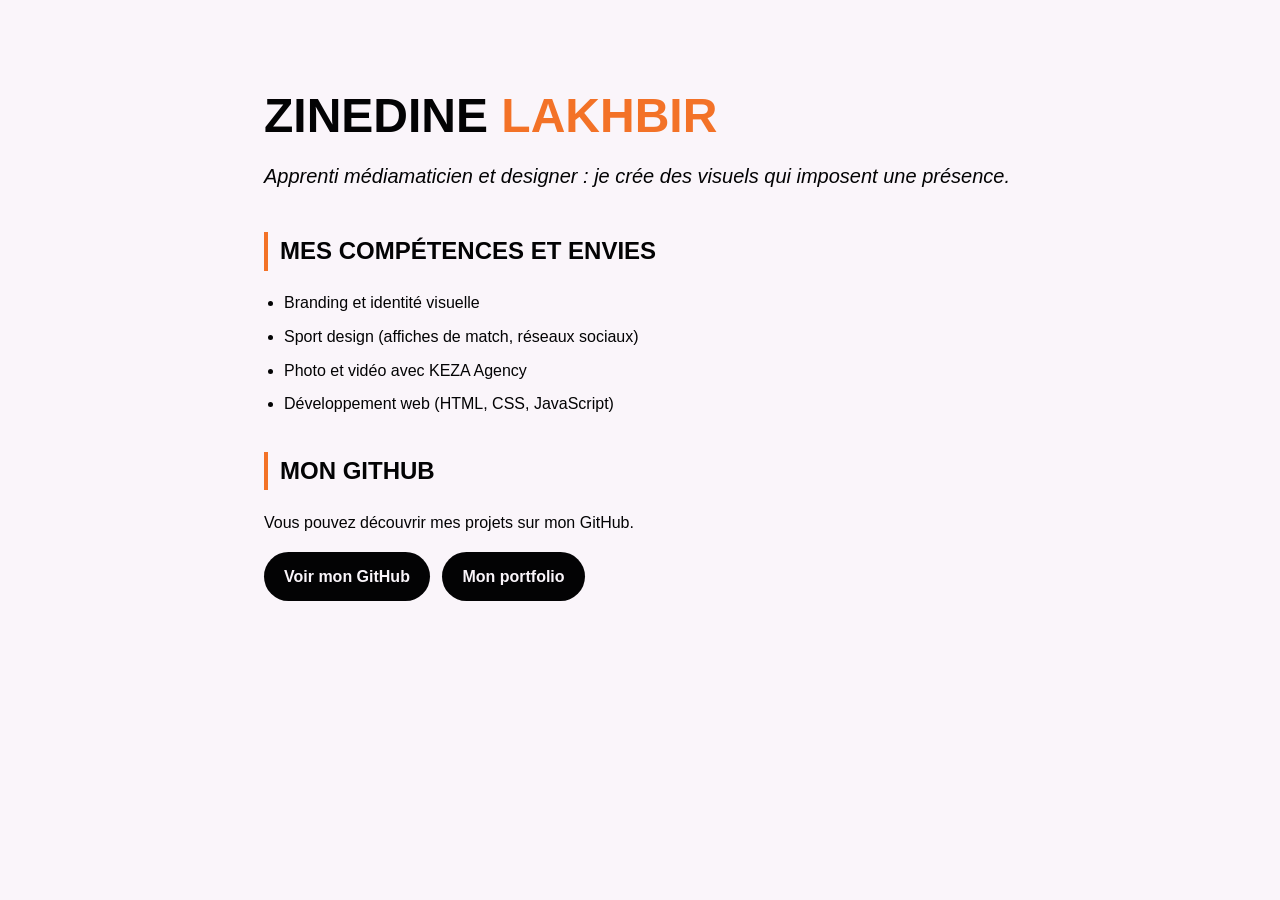
<file: index.html>
<!DOCTYPE html>
<html lang="fr">
<head>
    <meta charset="UTF-8">
    <meta name="viewport" content="width=device-width, initial-scale=1.0">
    <title>Présentation de Zinedine</title>

    <style>
        /* Couleurs ZL Design */
        :root {
            --fond: #FAF5FA;
            --texte: #030304;
            --accent: #F37227;
        }

        /* Mise en page générale */
        * {
            box-sizing: border-box;
        }

        body {
            margin: 0;
            font-family: "Helvetica Neue", Arial, sans-serif;
            background-color: var(--fond);
            color: var(--texte);
            line-height: 1.6;
        }

        main {
            max-width: 800px;
            margin: 0 auto;
            padding: 60px 24px;
        }

        /* Présentation */
        header {
            margin-bottom: 40px;
        }

        h1 {
            margin-bottom: 10px;
            font-size: 3rem;
            font-weight: 800;
            text-transform: uppercase;
            line-height: 1;
        }

        h1 span {
            color: var(--accent);
        }

        .intro {
            font-size: 1.25rem;
            font-style: italic;
        }

        section {
            margin-bottom: 35px;
        }

        h2 {
            text-transform: uppercase;
            border-left: 4px solid var(--accent);
            padding-left: 12px;
        }

        ul {
            padding-left: 20px;
        }

        li {
            margin-bottom: 8px;
        }

        a {
            display: inline-block;
            padding: 12px 20px;
            background-color: var(--texte);
            color: var(--fond);
            text-decoration: none;
            border-radius: 40px;
            font-weight: 700;
            margin: 0 8px 8px 0;
        }

        a:hover,
        a:focus {
            background-color: var(--accent);
            color: var(--texte);
        }

        /* Adaptation pour les petits écrans */
        @media (max-width: 600px) {
            main {
                padding: 40px 20px;
            }

            h1 {
                font-size: 2.2rem;
            }

            .intro {
                font-size: 1.1rem;
            }
        }
    </style>
</head>

<body>

    <main>
        <header>
            <h1>Zinedine <span>Lakhbir</span></h1>

            <p class="intro">
                Apprenti médiamaticien et designer : je crée des visuels qui imposent une présence.
            </p>
        </header>

        <section>
            <h2>Mes compétences et envies</h2>

            <ul>
                <li>Branding et identité visuelle</li>
                <li>Sport design (affiches de match, réseaux sociaux)</li>
                <li>Photo et vidéo avec KEZA Agency</li>
                <li>Développement web (HTML, CSS, JavaScript)</li>
            </ul>
        </section>

        <section>
            <h2>Mon GitHub</h2>

            <p>
                Vous pouvez découvrir mes projets sur mon GitHub.
            </p>

            <a href="https://github.com/Zinedine-a18" target="_blank">
                Voir mon GitHub
            </a>
            <a href="https://zinedinelakhbir.ch" target="_blank">
                Mon portfolio
            </a>
        </section>
    </main>

</body>
</html>
</file>
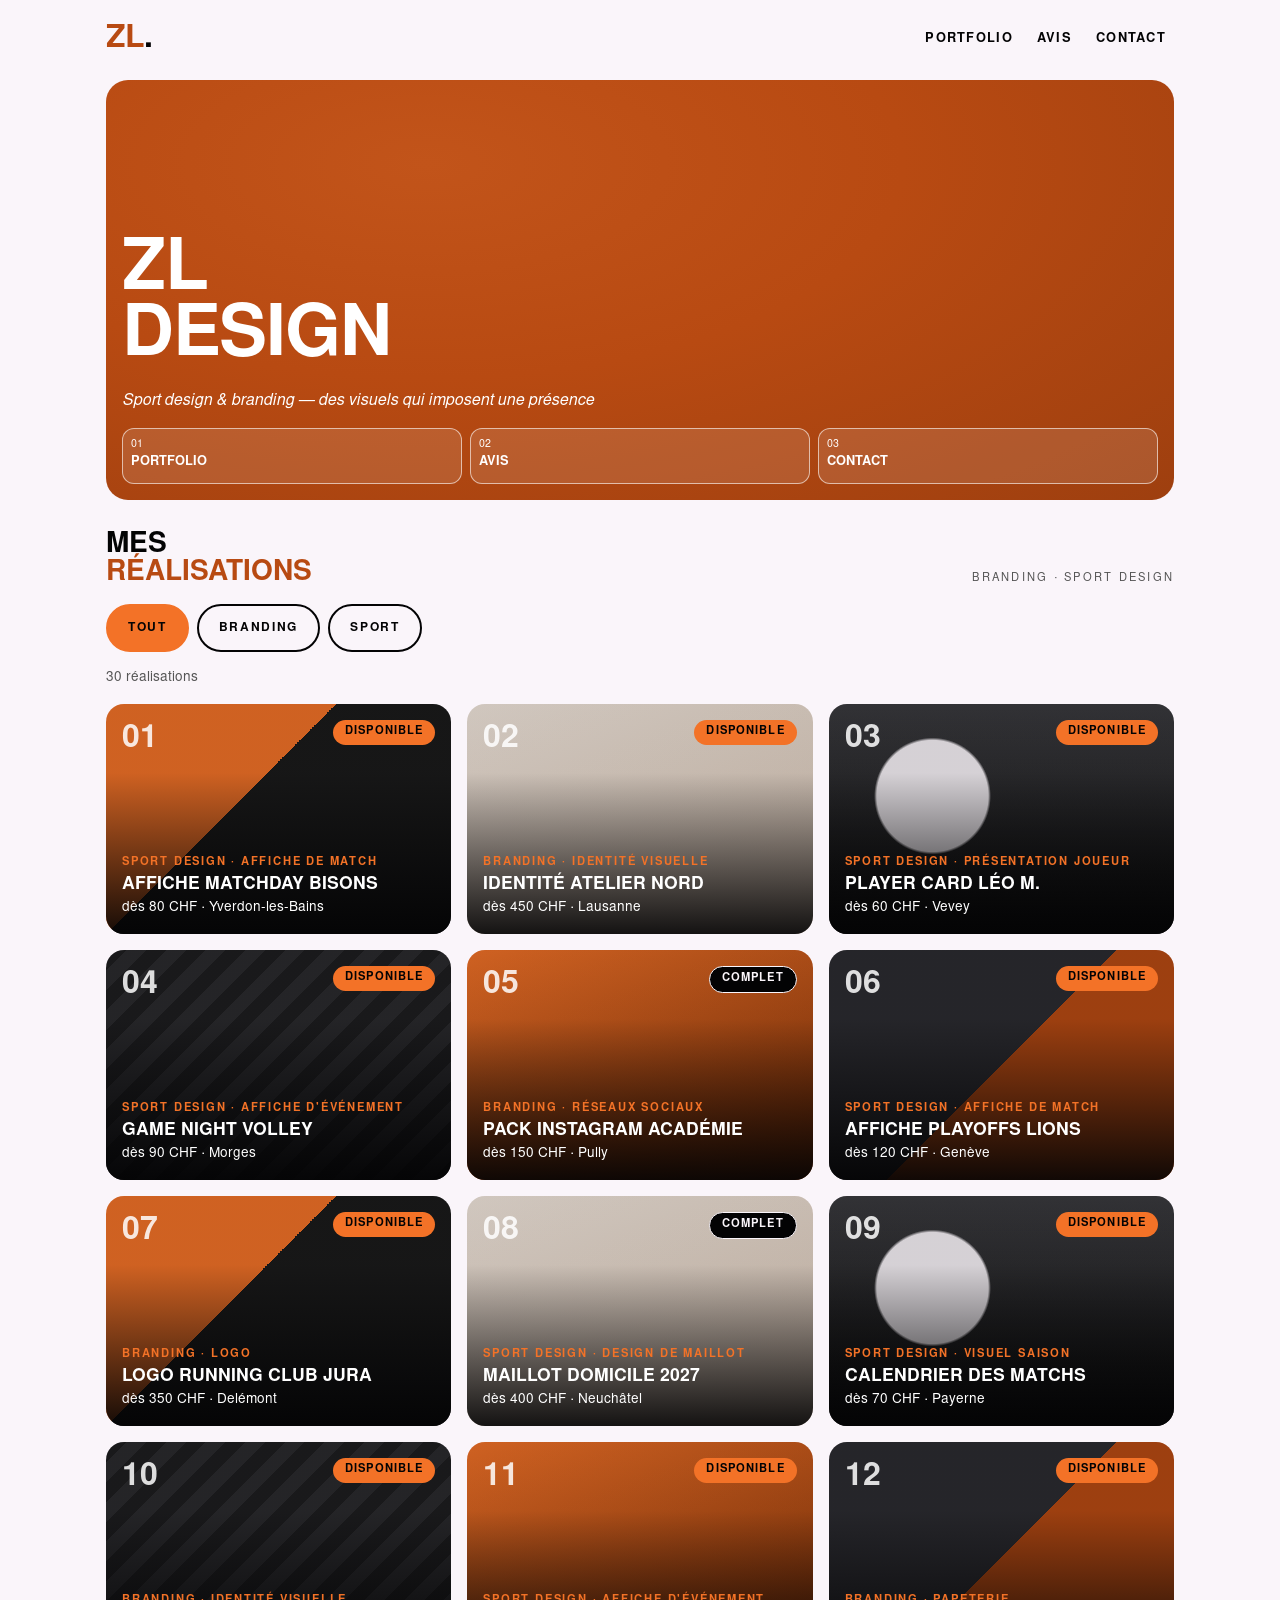
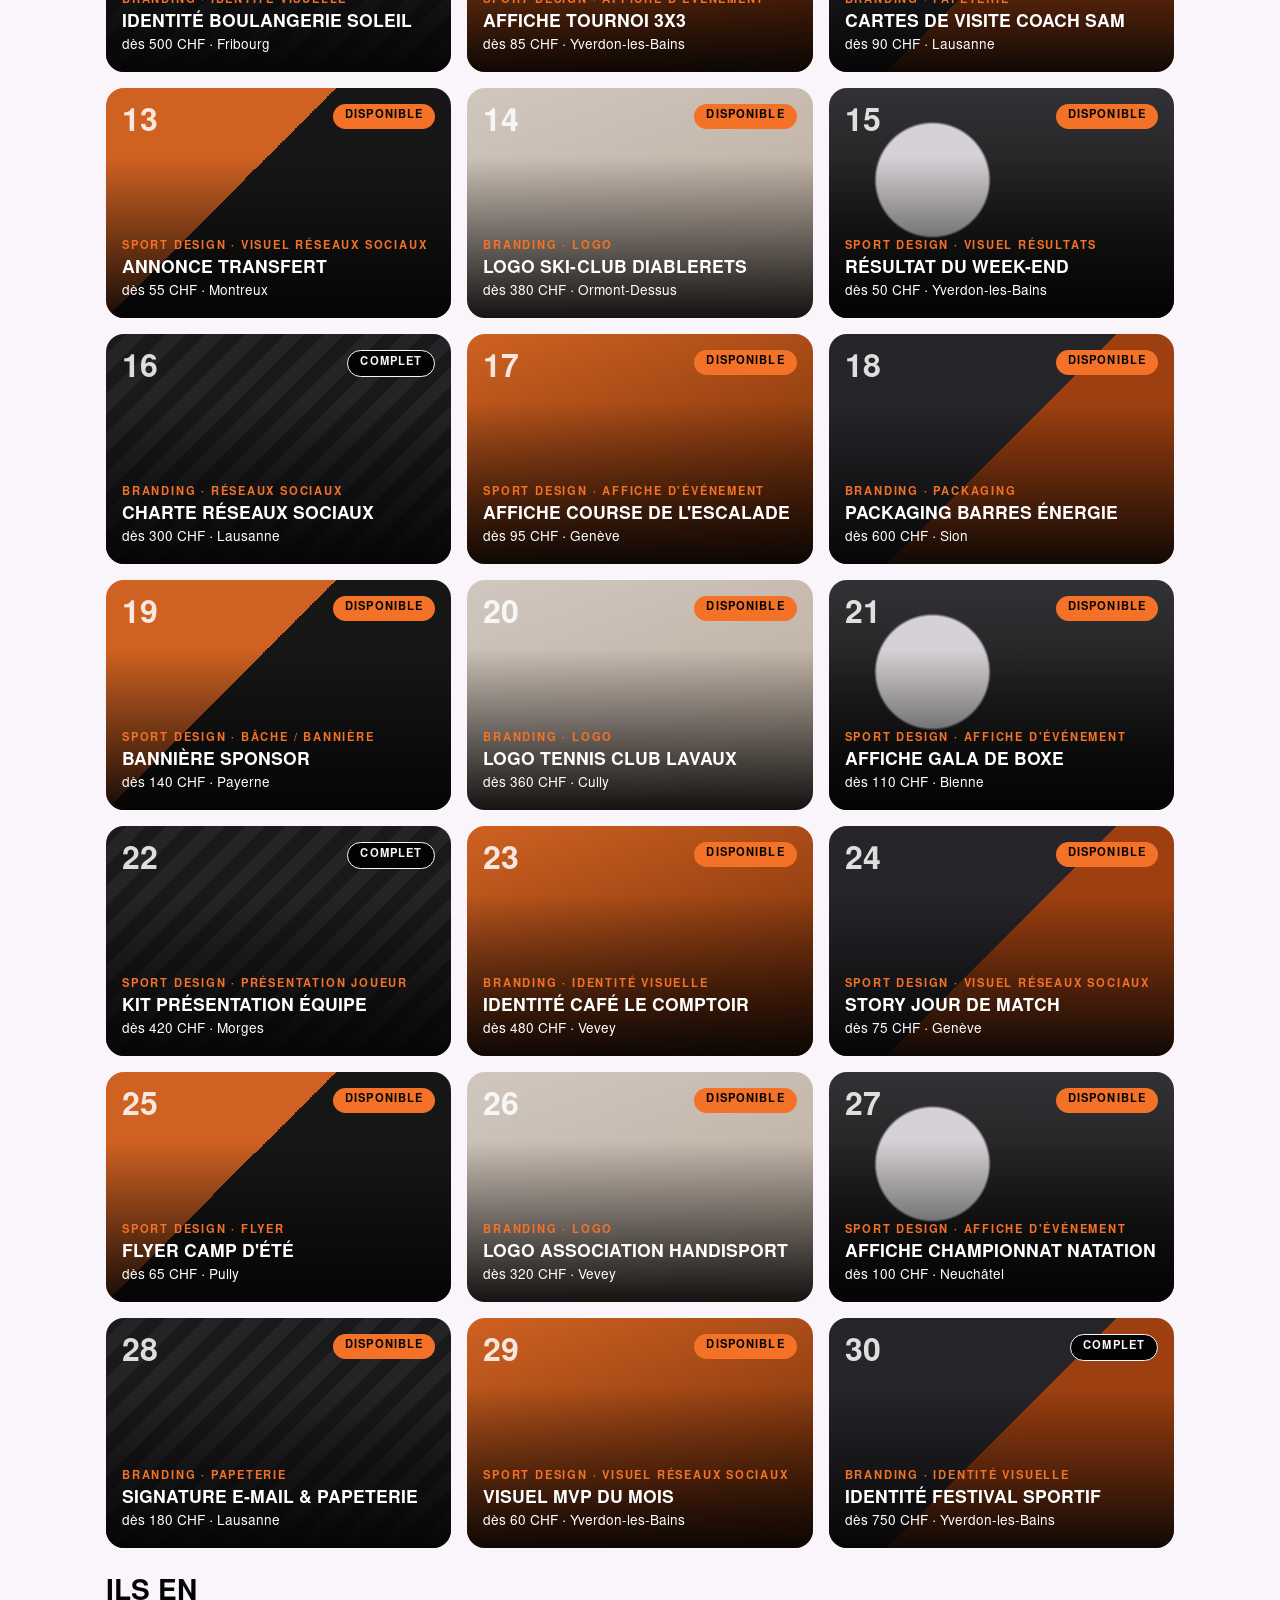
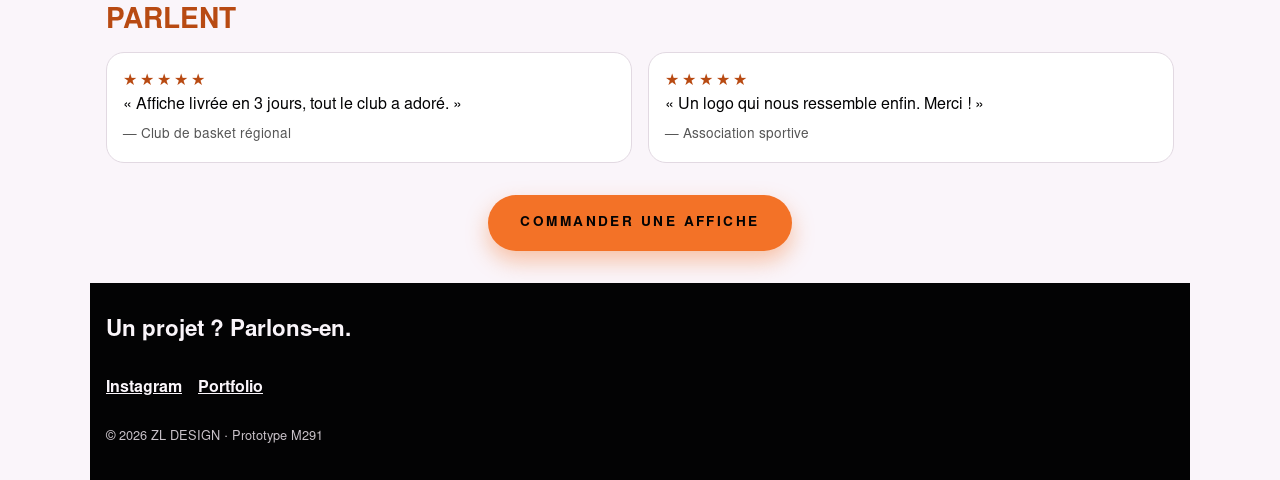
<file: app/index.html>
<!DOCTYPE html>
<html lang="fr">
<head>
  <meta charset="UTF-8">
  <meta name="viewport" content="width=device-width, initial-scale=1.0">
  <title>ZL DESIGN — Sport design & branding</title>
  <meta name="description" content="Portfolio et commande d'affiches sport design et branding pour clubs, athlètes et associations.">
  <link rel="stylesheet" href="style.css">
</head>
<body>

  <a class="skip-link" href="#contenu">Aller au contenu</a>

  <!-- En-tête : logo + navigation (Flexbox) -->
  <header class="header">
    <a class="logo" href="index.html" aria-label="ZL DESIGN, accueil">ZL<span>.</span></a>
    <nav aria-label="Navigation principale">
      <ul class="nav">
        <li><a href="#realisations">Portfolio</a></li>
        <li><a href="#avis">Avis</a></li>
        <li><a href="#contact">Contact</a></li>
      </ul>
    </nav>
  </header>

  <main id="contenu">

    <!-- Bandeau d'accueil -->
    <section class="hero" aria-labelledby="titre-hero">
      <h1 id="titre-hero">ZL<br>Design</h1>
      <p class="hero__accroche">Sport design &amp; branding — des visuels qui imposent une présence</p>
      <ul class="hero__liens">
        <li><a href="#realisations"><small>01</small>Portfolio</a></li>
        <li><a href="#avis"><small>02</small>Avis</a></li>
        <li><a href="#contact"><small>03</small>Contact</a></li>
      </ul>
    </section>

    <!-- Réalisations : filtres (Flexbox) + cartes (Grid) -->
    <section id="realisations" class="section" aria-labelledby="titre-realisations">
      <div class="section__titre">
        <h2 id="titre-realisations">Mes <span>réalisations</span></h2>
        <p class="section__sous-titre">Branding · Sport design</p>
      </div>

      <div class="filtres" role="group" aria-label="Filtrer les réalisations">
        <button type="button" class="filtre" aria-pressed="true">Tout</button>
        <button type="button" class="filtre" aria-pressed="false">Branding</button>
        <button type="button" class="filtre" aria-pressed="false">Sport</button>
      </div>

      <p class="compteur" id="compteur" aria-live="polite"></p>

      <!-- Les cartes sont générées par js/app.js à partir de data.json (fetch) -->
      <section id="liste-cartes" class="grille" aria-live="polite">
        <noscript><p class="etat-erreur">Activez JavaScript pour voir les réalisations.</p></noscript>
      </section>
    </section>

    <!-- Avis -->
    <section id="avis" class="section" aria-labelledby="titre-avis">
      <div class="section__titre">
        <h2 id="titre-avis">Ils en <span>parlent</span></h2>
      </div>
      <ul class="avis">
        <li class="avis__carte">
          <p class="avis__note" aria-label="Note : 5 sur 5">★★★★★</p>
          <p>« Affiche livrée en 3 jours, tout le club a adoré. »</p>
          <p class="avis__auteur">— Club de basket régional</p>
        </li>
        <li class="avis__carte">
          <p class="avis__note" aria-label="Note : 5 sur 5">★★★★★</p>
          <p>« Un logo qui nous ressemble enfin. Merci ! »</p>
          <p class="avis__auteur">— Association sportive</p>
        </li>
      </ul>
    </section>

    <!-- Bouton principal (fixe en bas sur mobile) -->
    <a class="cta" href="#">Commander une affiche</a>

  </main>

  <!-- Pied de page + contact -->
  <footer id="contact" class="footer">
    <p class="footer__titre">Un projet ? Parlons-en.</p>
    <ul class="footer__liens">
      <li><a href="https://www.instagram.com/zl_design.08/" target="_blank" rel="noopener">Instagram</a></li>
      <li><a href="https://zinedinelakhbir.ch" target="_blank" rel="noopener">Portfolio</a></li>
    </ul>
    <p class="footer__copy">© 2026 ZL DESIGN · Prototype M291</p>
  </footer>

  <script src="js/app.js"></script>
</body>
</html>
</file>
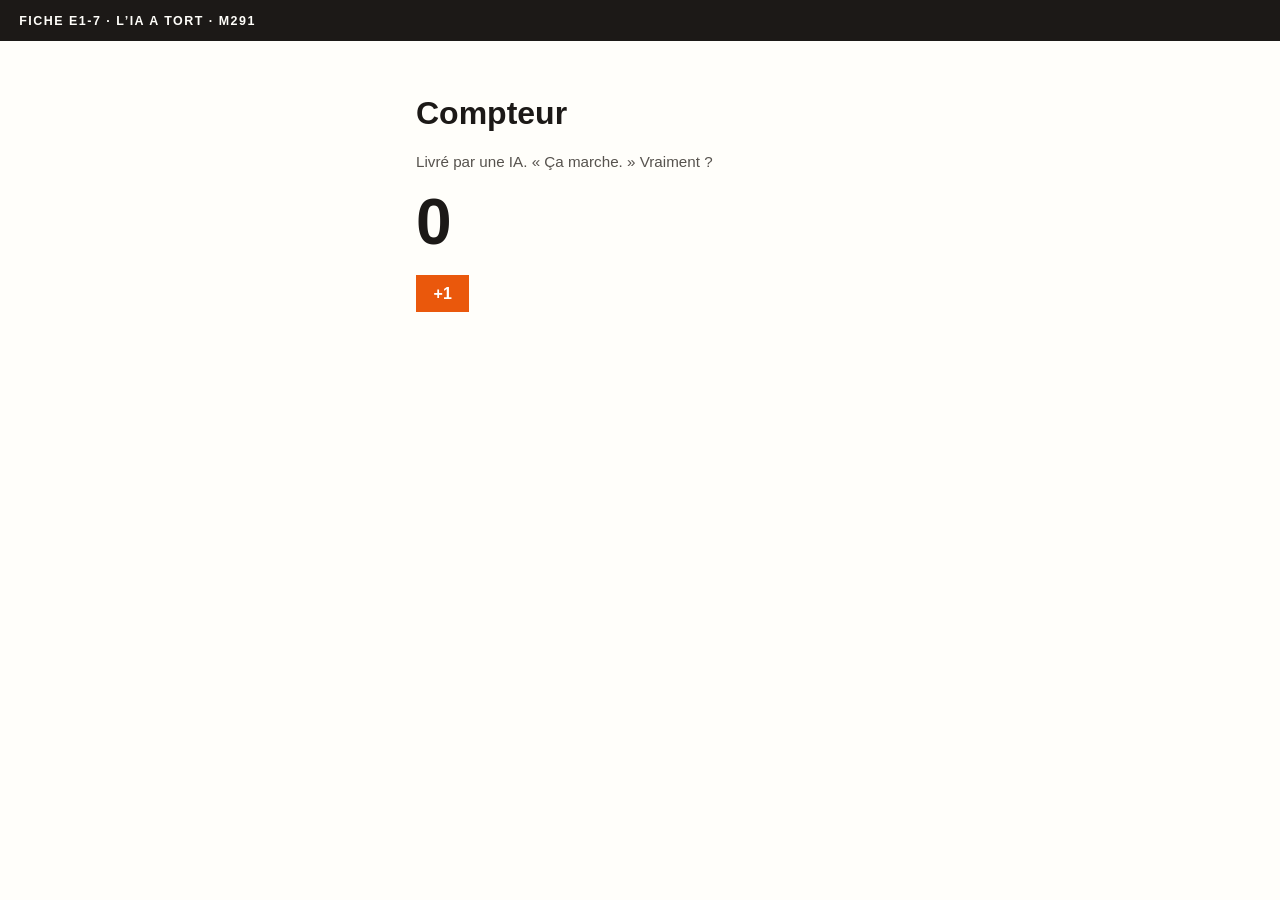
<file: exercices/e1-7-ia-a-tort/compteur.html>
<!DOCTYPE html>
<html lang="fr">
<head>
  <meta charset="utf-8">
  <meta name="viewport" content="width=device-width, initial-scale=1">
  <title>Compteur — e1-7 (version livrée par l’IA)</title>
  <style>
    body { font-family: Arial, Helvetica, sans-serif; background:#fffefa; color:#1c1917; margin:0; }
    header { background:#1c1917; color:#fffefa; padding:.85rem 1.2rem; letter-spacing:.12em; text-transform:uppercase; font-size:.78rem; font-weight:700; }
    main { max-width: 28rem; margin:0 auto; padding:2rem 1.1rem; }
    .count { font-size: 4rem; font-weight:700; margin:.4rem 0 1rem; }
    button { background:#ea580c; color:#fff; border:0; padding:.6rem 1.1rem; font-size:1rem; font-weight:700; cursor:pointer; }
    .note { color:#57534e; font-size:.95rem; }
  </style>
</head>
<body>
  <header>Fiche e1-7 · L’IA a tort · M291</header>
  <main>
    <h1>Compteur</h1>
    <p class="note">Livré par une IA. « Ça marche. » Vraiment ?</p>
    <p class="count" id="affiche">0</p>
    <button type="button" id="plus">+1</button>
  </main>
  <script>
    // Boîte « n » : le vrai compteur, en mémoire.
    let n = 0;

    const bouton = document.getElementById("plus");

    bouton.addEventListener("click", function () {
      n = n + 1;
      // Correction : on recopie la boîte n dans la vitrine (l'écran).
      document.getElementById("affiche").textContent = n;
      console.log("n vaut maintenant", n);
    });
  </script>
</body>
</html>
</file>
<file: app/style.css>
/* =========================================================
   ZL DESIGN — Page d'accueil
   Mobile first (390 px) · Flexbox · CSS Grid · Variables
   ========================================================= */

/* 0. Police Nimbus Sans (hébergée dans app/fonts, licence dans fonts/LICENCE.txt) */
@font-face {
  font-family: "Nimbus Sans";
  src: url("fonts/NimbusSans-Regular.woff2") format("woff2");
  font-weight: 400;
  font-style: normal;
  font-display: swap;
}
@font-face {
  font-family: "Nimbus Sans";
  src: url("fonts/NimbusSans-Bold.woff2") format("woff2");
  font-weight: 700;
  font-style: normal;
  font-display: swap;
}
@font-face {
  font-family: "Nimbus Sans";
  src: url("fonts/NimbusSans-Italic.woff2") format("woff2");
  font-weight: 400;
  font-style: italic;
  font-display: swap;
}

/* 1. Variables (couleurs du brandboard ZL Design) */
:root {
  --fond: #FAF5FA;
  --texte: #030304;
  --texte-doux: #555;          /* 7,1:1 sur le fond */
  --accent: #F37227;           /* orange ZL, texte noir dessus (7,1:1) */
  --accent-fonce: #B84A12;     /* orange foncé, texte blanc dessus (4,8:1) */
  --blanc: #FFFFFF;
  --erreur: #B3261E;

  --police: "Nimbus Sans", "Helvetica Neue", Helvetica, Arial, sans-serif;

  --espace-s: 8px;
  --espace-m: 16px;
  --espace-l: 32px;
  --rayon: 18px;
  --cible: 48px;               /* taille minimale des boutons */
}

/* 2. Base */
* { box-sizing: border-box; }

body {
  margin: 0;
  font-family: var(--police);
  background: var(--fond);
  color: var(--texte);
  line-height: 1.5;
  padding-bottom: 96px;        /* place pour le bouton fixe */
}

h1, h2, h3, p { margin: 0; }
ul { list-style: none; margin: 0; padding: 0; }
a { color: inherit; }

/* Focus clavier bien visible partout */
:focus-visible {
  outline: 3px solid var(--texte);
  outline-offset: 3px;
}

.skip-link {
  position: absolute;
  left: var(--espace-m);
  top: -60px;
  background: var(--texte);
  color: var(--blanc);
  padding: var(--espace-s) var(--espace-m);
  z-index: 10;
}
.skip-link:focus { top: var(--espace-s); }

/* 3. En-tête (Flexbox) */
.header {
  display: flex;
  justify-content: space-between;
  align-items: center;
  padding: var(--espace-m);
}

.logo {
  font-size: 2rem;
  font-weight: 700;
  letter-spacing: -1px;
  text-decoration: none;
  color: var(--accent-fonce);
}
.logo span { color: var(--texte); }

.nav {
  display: flex;
  gap: var(--espace-s);
}
.nav a {
  display: flex;
  align-items: center;
  min-height: var(--cible);
  padding: 0 var(--espace-s);
  font-size: 0.8rem;
  font-weight: 700;
  text-transform: uppercase;
  letter-spacing: 0.1em;
  text-decoration: none;
}
.nav a:hover { color: var(--accent-fonce); }

/* 4. Bandeau d'accueil */
.hero {
  margin: 0 var(--espace-m);
  padding: var(--espace-l) var(--espace-m) var(--espace-m);
  min-height: 330px;
  border-radius: 22px;
  background: radial-gradient(ellipse at 30% 20%, #C2541A, var(--accent-fonce) 45%, #9E3F0F);
  color: var(--blanc);
  display: flex;
  flex-direction: column;
  justify-content: flex-end;
  gap: var(--espace-m);
}

.hero h1 {
  font-size: 3.2rem;
  line-height: 0.92;
  text-transform: uppercase;
  letter-spacing: -1px;
}

.hero__accroche { font-style: italic; }

.hero__liens {
  display: grid;
  grid-template-columns: repeat(3, 1fr);
  gap: var(--espace-s);
}
.hero__liens a {
  display: block;
  min-height: 56px;
  padding: var(--espace-s);
  border: 1px solid rgba(255, 255, 255, 0.6);
  border-radius: 12px;
  background: rgba(255, 255, 255, 0.12);
  font-size: 0.8rem;
  font-weight: 700;
  text-transform: uppercase;
  text-decoration: none;
}
.hero__liens a:hover { background: rgba(255, 255, 255, 0.25); }
.hero__liens small { display: block; font-weight: 400; }
.hero__liens a:focus-visible { outline-color: var(--blanc); }

/* 5. Sections */
.section { padding: var(--espace-l) var(--espace-m) 0; }

.section__titre {
  display: flex;
  justify-content: space-between;
  align-items: flex-end;
  gap: var(--espace-m);
  margin-bottom: var(--espace-m);
}
.section__titre h2 {
  font-size: 1.75rem;
  line-height: 1;
  text-transform: uppercase;
}
.section__titre h2 span { display: block; color: var(--accent-fonce); }
.section__sous-titre {
  font-size: 0.7rem;
  letter-spacing: 0.2em;
  text-transform: uppercase;
  color: var(--texte-doux);
  text-align: right;
}

/* 6. Filtres (Flexbox) */
.filtres {
  display: flex;
  flex-wrap: wrap;
  gap: var(--espace-s);
}
.filtre {
  min-height: var(--cible);
  padding: 0 20px;
  border: 2px solid var(--texte);
  border-radius: 40px;
  background: transparent;
  color: var(--texte);
  font: inherit;
  font-size: 0.75rem;
  font-weight: 700;
  letter-spacing: 0.14em;
  text-transform: uppercase;
  cursor: pointer;
  transition: background 0.2s, border-color 0.2s;
}
.filtre[aria-pressed="true"] {
  background: var(--accent);
  border-color: var(--accent);
  color: var(--texte);
}
.filtre:hover { border-color: var(--accent-fonce); }

.compteur {
  margin: var(--espace-m) 0;
  font-size: 0.85rem;
  color: var(--texte-doux);
}

/* 7. Grille des réalisations (CSS Grid) */
.grille {
  display: grid;
  grid-template-columns: 1fr;          /* mobile : 1 colonne */
  gap: var(--espace-m);
}

.carte {
  position: relative;
  display: block;
  height: 230px;
  border-radius: var(--rayon);
  overflow: hidden;
  text-decoration: none;
  color: var(--blanc);
  transition: transform 0.2s, box-shadow 0.2s;
}
.carte:hover,
.carte:focus-visible {
  transform: translateY(-4px);
  box-shadow: 0 12px 24px rgba(3, 3, 4, 0.25);
}

.carte__visuel {
  position: absolute;
  inset: 0;
}
.carte__visuel::after {               /* voile sombre pour lire le texte */
  content: "";
  position: absolute;
  inset: 0;
  background: linear-gradient(to top, rgba(3, 3, 4, 0.92), rgba(3, 3, 4, 0.15) 70%);
}

/* Visuels provisoires (remplacés par les vraies images en s10) */
.visuel--1 { background: linear-gradient(135deg, var(--accent) 0 40%, #1a1a1a 40%); }
.visuel--2 { background: linear-gradient(160deg, #f4e9df, #d9c5b4); }
.visuel--3 { background: radial-gradient(circle at 30% 40%, var(--fond) 0 20%, transparent 21%), linear-gradient(#3a3a3e, #111); }
.visuel--4 { background: repeating-linear-gradient(-45deg, #1d1d1f 0 14px, #2a2a2d 14px 28px); }
.visuel--5 { background: linear-gradient(160deg, var(--accent), #7a2d05); }
.visuel--6 { background: linear-gradient(135deg, #2b2b30 0 50%, var(--accent-fonce) 50%); }

.carte__num {
  position: absolute;
  top: 12px;
  left: var(--espace-m);
  font-size: 2rem;
  font-weight: 700;
  color: rgba(255, 255, 255, 0.85);
}

.carte__texte {
  position: absolute;
  left: var(--espace-m);
  right: var(--espace-m);
  bottom: var(--espace-m);
}
.carte__cat {
  font-size: 0.7rem;
  font-weight: 700;
  letter-spacing: 0.16em;
  text-transform: uppercase;
  color: var(--accent);               /* orange sur fond sombre : 7,1:1 */
}
.carte h3 {
  font-size: 1.1rem;
  text-transform: uppercase;
}
.carte__prix { font-size: 0.85rem; }

/* 8. Avis (CSS Grid) */
.avis {
  display: grid;
  grid-template-columns: 1fr;
  gap: var(--espace-m);
}
.avis__carte {
  padding: var(--espace-m);
  border: 1px solid #e2d9e2;
  border-radius: var(--rayon);
  background: var(--blanc);
}
.avis__note { color: var(--accent-fonce); letter-spacing: 3px; }
.avis__auteur { margin-top: var(--espace-s); font-size: 0.85rem; color: var(--texte-doux); }

/* 9. Pied de page */
.footer {
  margin-top: var(--espace-l);
  padding: var(--espace-l) var(--espace-m);
  background: var(--texte);
  color: var(--fond);
  display: flex;
  flex-direction: column;
  gap: var(--espace-m);
}
.footer__titre { font-size: 1.4rem; font-weight: 700; }
.footer__liens { display: flex; gap: var(--espace-m); }
.footer__liens a {
  display: flex;
  align-items: center;
  min-height: var(--cible);
  font-weight: 700;
}
.footer a:focus-visible { outline-color: var(--fond); }
.footer__copy { font-size: 0.8rem; color: #c9c2c9; }

/* 10. Bouton principal fixe */
.cta {
  position: fixed;
  left: var(--espace-m);
  right: var(--espace-m);
  bottom: var(--espace-m);
  display: flex;
  justify-content: center;
  align-items: center;
  min-height: 56px;
  border-radius: 40px;
  background: var(--accent);
  color: var(--texte);                /* 7,1:1 */
  font-weight: 700;
  font-size: 0.85rem;
  letter-spacing: 0.18em;
  text-transform: uppercase;
  text-decoration: none;
  box-shadow: 0 10px 22px rgba(243, 114, 39, 0.4);
}
.cta:hover { background: #ff8a45; }

/* 11. Tablette : 2 colonnes */
@media (min-width: 600px) {
  .grille { grid-template-columns: repeat(2, 1fr); }
  .avis { grid-template-columns: repeat(2, 1fr); }
  .hero h1 { font-size: 4.5rem; }
}

/* 12. Ordinateur : 3 colonnes, page centrée */
@media (min-width: 960px) {
  body { max-width: 1100px; margin: 0 auto; padding-bottom: 0; }
  .grille { grid-template-columns: repeat(3, 1fr); }
  .hero { min-height: 420px; }
  .cta {
    position: static;
    width: max-content;
    margin: var(--espace-l) auto 0;
    padding: 0 var(--espace-l);
  }
}

/* Respect du réglage « réduire les animations » */
@media (prefers-reduced-motion: reduce) {
  * { transition: none !important; }
}

/* 13. États de chargement (fetch) */
.etat {
  grid-column: 1 / -1;                /* prend toute la largeur de la grille */
  padding: var(--espace-m);
  border-radius: var(--rayon);
  font-weight: 700;
}
.etat-chargement { background: var(--blanc); color: var(--texte-doux); }
.etat-vide { background: var(--blanc); color: var(--texte); border: 2px dashed var(--texte-doux); }
.etat-erreur { background: #FDECEA; color: var(--erreur); border: 2px solid var(--erreur); }

/* Badge de disponibilité sur les cartes */
.badge {
  position: absolute;
  top: 16px;
  right: var(--espace-m);
  z-index: 1;
  padding: 4px 12px;
  border-radius: 40px;
  font-size: 0.7rem;
  font-weight: 700;
  letter-spacing: 0.1em;
  text-transform: uppercase;
}
.badge--dispo { background: var(--accent); color: var(--texte); }       /* 7,1:1 */
.badge--complet { background: var(--texte); color: var(--fond); border: 1px solid var(--fond); }
</file>
